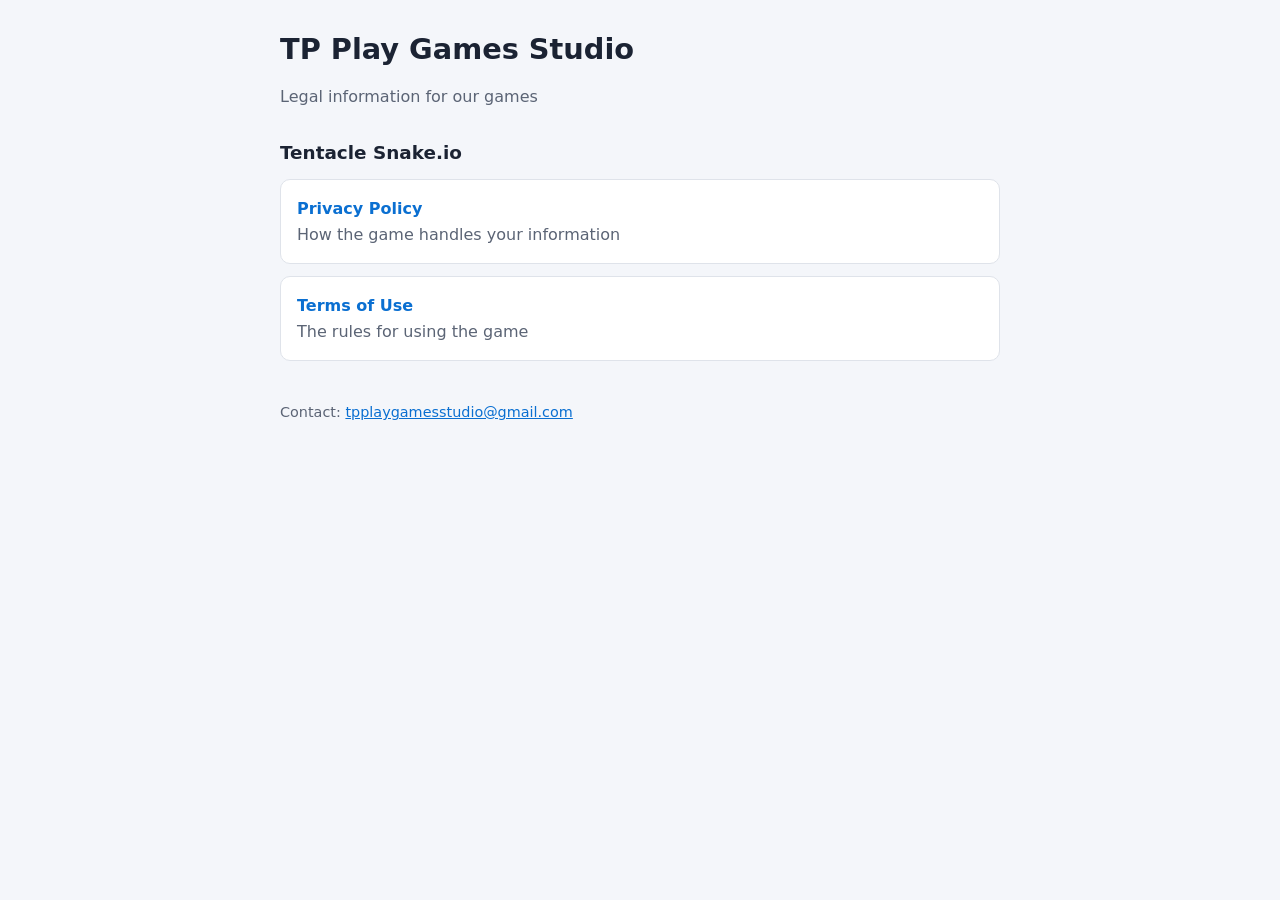
<file: index.html>
<!DOCTYPE html>
<html lang="en">
<head>
<meta charset="utf-8">
<meta name="viewport" content="width=device-width,initial-scale=1">
<title>TP Play Games Studio – Legal</title>
<link rel="stylesheet" href="style.css">
</head>
<body>
<main>
  <h1>TP Play Games Studio</h1>
  <p class="muted">Legal information for our games</p>

  <h2>Tentacle Snake.io</h2>
  <a class="card" href="privacy-policy.html"><strong>Privacy Policy</strong><br><span class="muted">How the game handles your information</span></a>
  <a class="card" href="terms.html"><strong>Terms of Use</strong><br><span class="muted">The rules for using the game</span></a>

  <footer>Contact: <a href="mailto:tpplaygamesstudio@gmail.com">tpplaygamesstudio@gmail.com</a></footer>
</main>
</body>
</html>
</file>
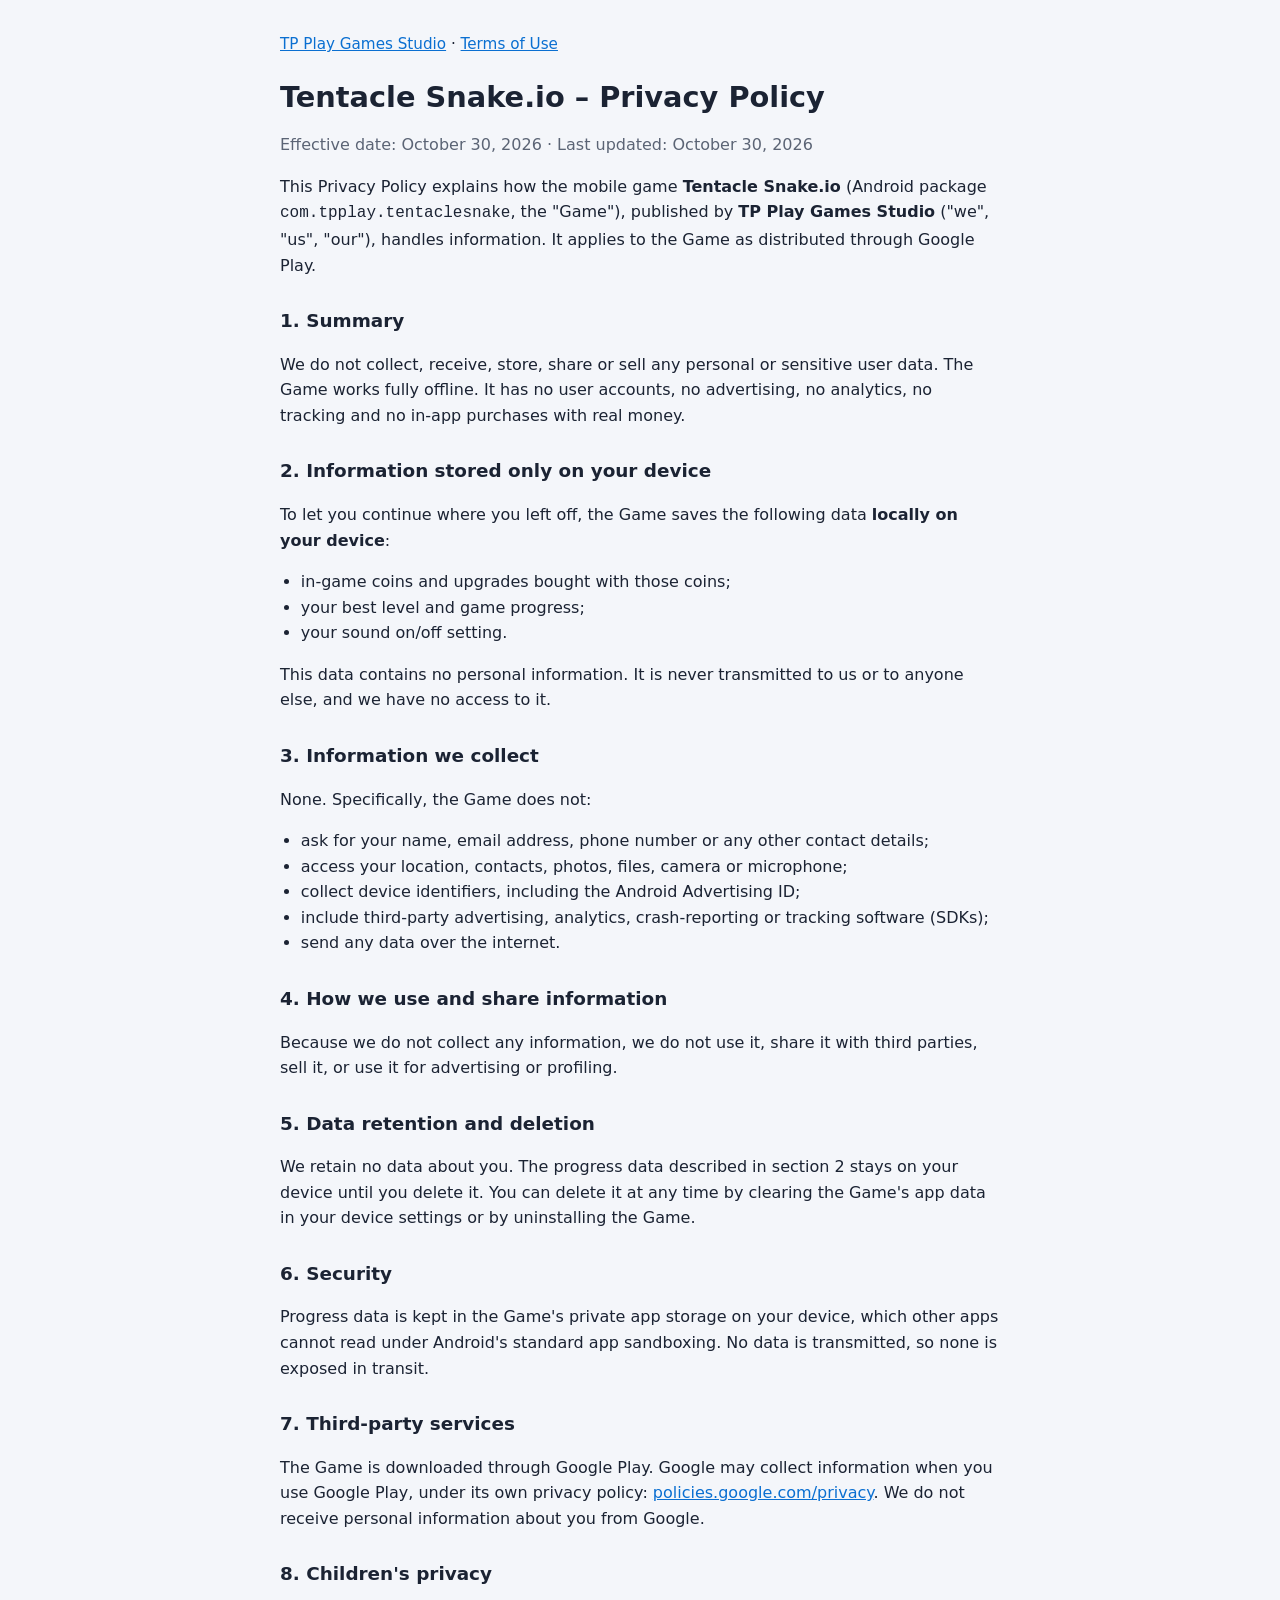
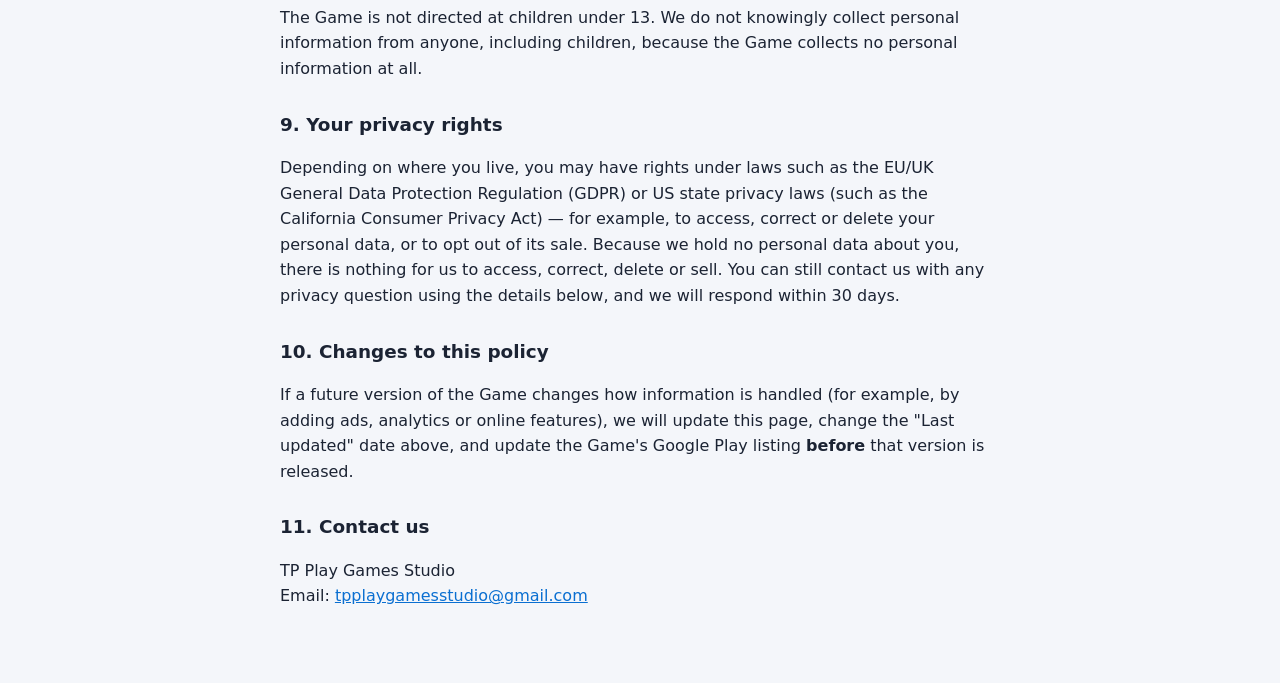
<file: privacy-policy.html>
<!DOCTYPE html>
<html lang="en">
<head>
<meta charset="utf-8">
<meta name="viewport" content="width=device-width,initial-scale=1">
<title>Tentacle Snake.io – Privacy Policy</title>
<link rel="stylesheet" href="style.css">
</head>
<body>
<main>
  <nav><a href="index.html">TP Play Games Studio</a> · <a href="terms.html">Terms of Use</a></nav>
  <h1>Tentacle Snake.io – Privacy Policy</h1>
  <p class="muted">Effective date: October 30, 2026 · Last updated: October 30, 2026</p>

  <p>This Privacy Policy explains how the mobile game <strong>Tentacle Snake.io</strong> (Android package <code>com.tpplay.tentaclesnake</code>, the "Game"), published by <strong>TP Play Games Studio</strong> ("we", "us", "our"), handles information. It applies to the Game as distributed through Google Play.</p>

  <h2>1. Summary</h2>
  <p>We do not collect, receive, store, share or sell any personal or sensitive user data. The Game works fully offline. It has no user accounts, no advertising, no analytics, no tracking and no in-app purchases with real money.</p>

  <h2>2. Information stored only on your device</h2>
  <p>To let you continue where you left off, the Game saves the following data <strong>locally on your device</strong>:</p>
  <ul>
    <li>in-game coins and upgrades bought with those coins;</li>
    <li>your best level and game progress;</li>
    <li>your sound on/off setting.</li>
  </ul>
  <p>This data contains no personal information. It is never transmitted to us or to anyone else, and we have no access to it.</p>

  <h2>3. Information we collect</h2>
  <p>None. Specifically, the Game does not:</p>
  <ul>
    <li>ask for your name, email address, phone number or any other contact details;</li>
    <li>access your location, contacts, photos, files, camera or microphone;</li>
    <li>collect device identifiers, including the Android Advertising ID;</li>
    <li>include third-party advertising, analytics, crash-reporting or tracking software (SDKs);</li>
    <li>send any data over the internet.</li>
  </ul>

  <h2>4. How we use and share information</h2>
  <p>Because we do not collect any information, we do not use it, share it with third parties, sell it, or use it for advertising or profiling.</p>

  <h2>5. Data retention and deletion</h2>
  <p>We retain no data about you. The progress data described in section 2 stays on your device until you delete it. You can delete it at any time by clearing the Game's app data in your device settings or by uninstalling the Game.</p>

  <h2>6. Security</h2>
  <p>Progress data is kept in the Game's private app storage on your device, which other apps cannot read under Android's standard app sandboxing. No data is transmitted, so none is exposed in transit.</p>

  <h2>7. Third-party services</h2>
  <p>The Game is downloaded through Google Play. Google may collect information when you use Google Play, under its own privacy policy: <a href="https://policies.google.com/privacy">policies.google.com/privacy</a>. We do not receive personal information about you from Google.</p>

  <h2>8. Children's privacy</h2>
  <p>The Game is not directed at children under 13. We do not knowingly collect personal information from anyone, including children, because the Game collects no personal information at all.</p>

  <h2>9. Your privacy rights</h2>
  <p>Depending on where you live, you may have rights under laws such as the EU/UK General Data Protection Regulation (GDPR) or US state privacy laws (such as the California Consumer Privacy Act) — for example, to access, correct or delete your personal data, or to opt out of its sale. Because we hold no personal data about you, there is nothing for us to access, correct, delete or sell. You can still contact us with any privacy question using the details below, and we will respond within 30 days.</p>

  <h2>10. Changes to this policy</h2>
  <p>If a future version of the Game changes how information is handled (for example, by adding ads, analytics or online features), we will update this page, change the "Last updated" date above, and update the Game's Google Play listing <strong>before</strong> that version is released.</p>

  <h2>11. Contact us</h2>
  <p>TP Play Games Studio<br>Email: <a href="mailto:tpplaygamesstudio@gmail.com">tpplaygamesstudio@gmail.com</a></p>
</main>
</body>
</html>
</file>
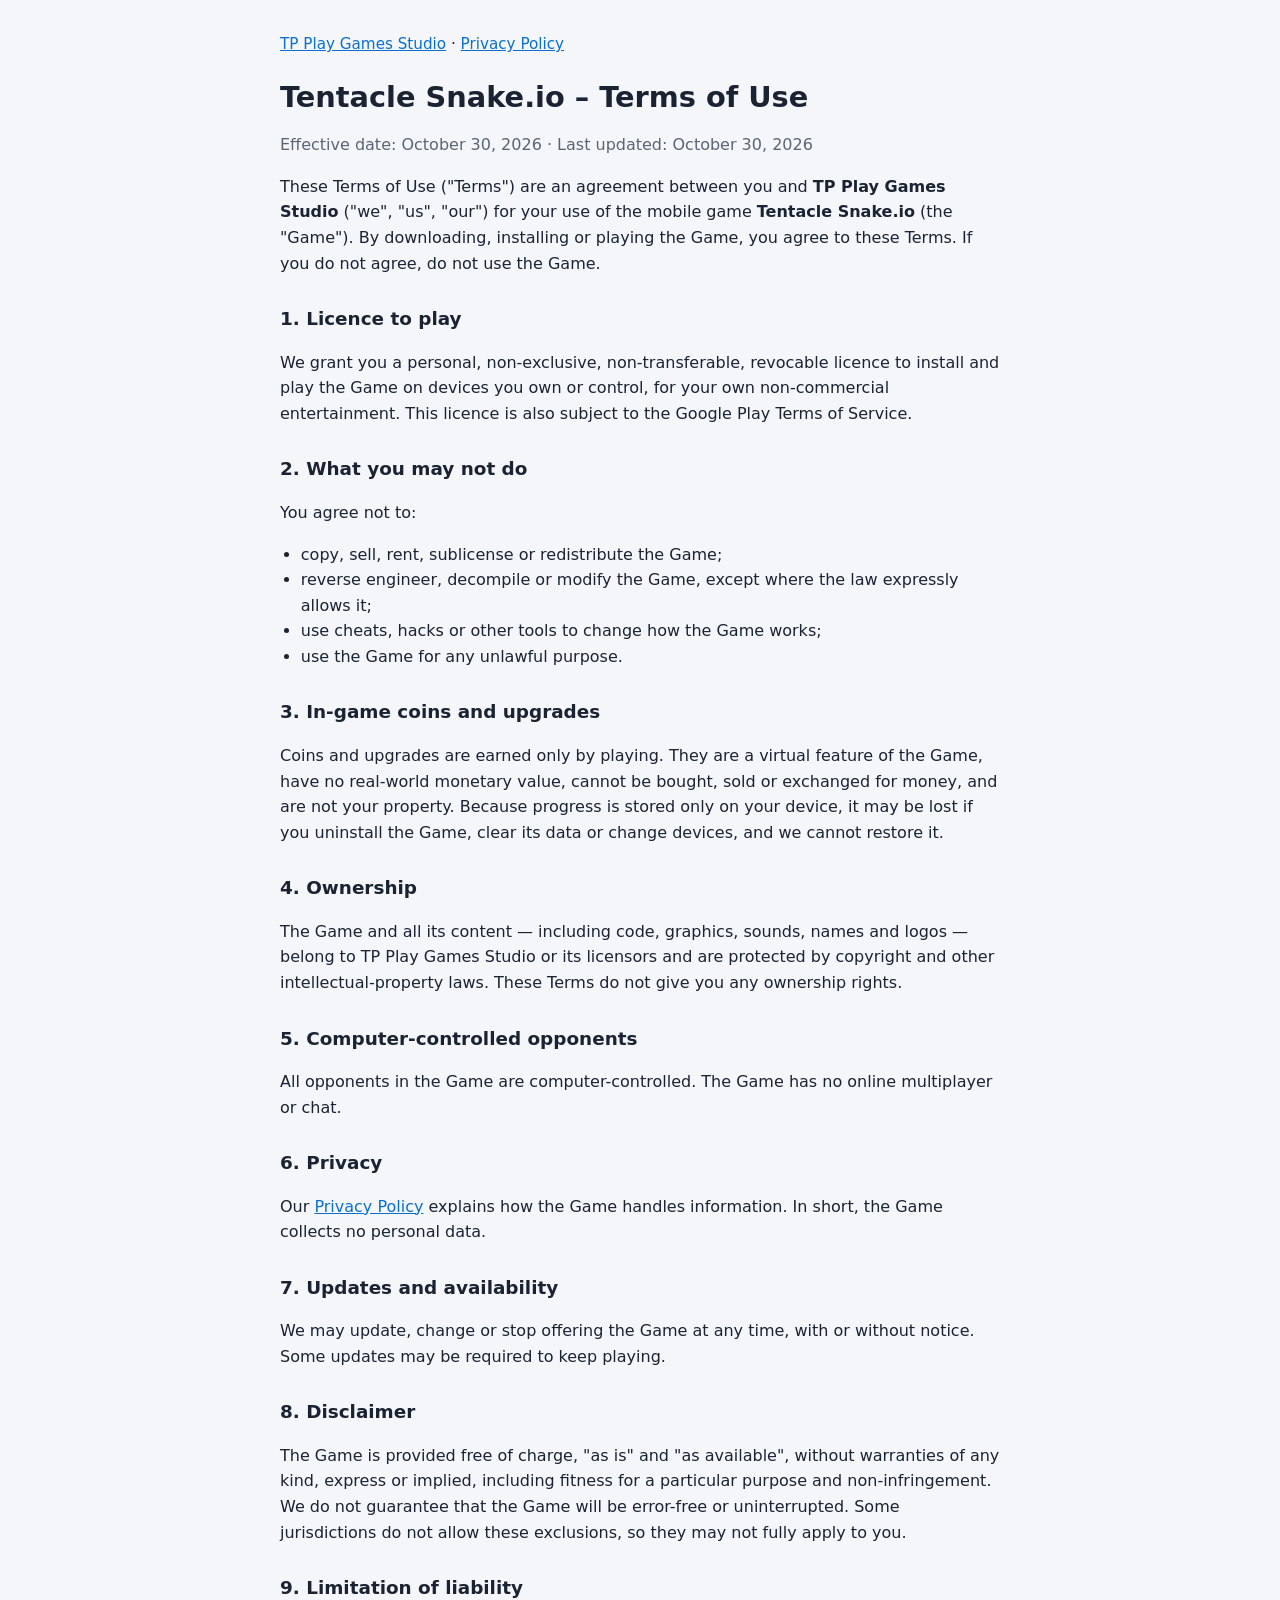
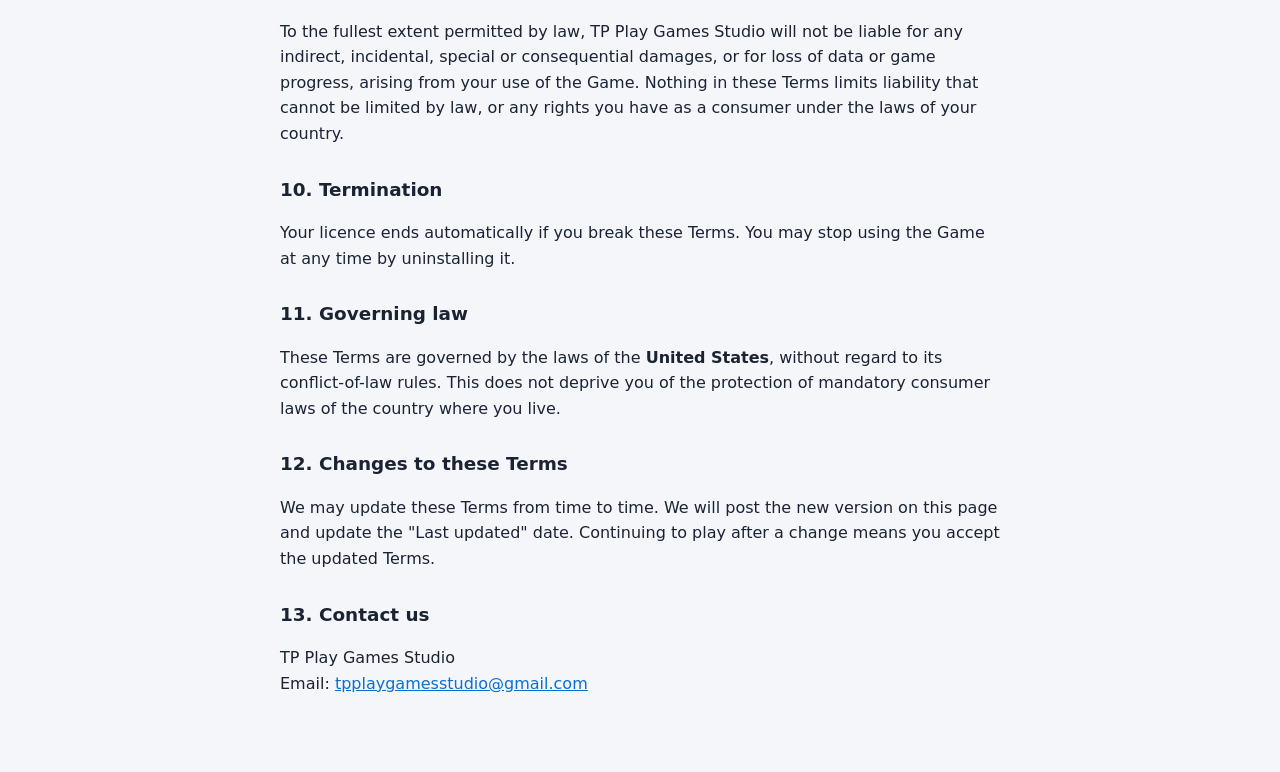
<file: terms.html>
<!DOCTYPE html>
<html lang="en">
<head>
<meta charset="utf-8">
<meta name="viewport" content="width=device-width,initial-scale=1">
<title>Tentacle Snake.io – Terms of Use</title>
<link rel="stylesheet" href="style.css">
</head>
<body>
<main>
  <nav><a href="index.html">TP Play Games Studio</a> · <a href="privacy-policy.html">Privacy Policy</a></nav>
  <h1>Tentacle Snake.io – Terms of Use</h1>
  <p class="muted">Effective date: October 30, 2026 · Last updated: October 30, 2026</p>

  <p>These Terms of Use ("Terms") are an agreement between you and <strong>TP Play Games Studio</strong> ("we", "us", "our") for your use of the mobile game <strong>Tentacle Snake.io</strong> (the "Game"). By downloading, installing or playing the Game, you agree to these Terms. If you do not agree, do not use the Game.</p>

  <h2>1. Licence to play</h2>
  <p>We grant you a personal, non-exclusive, non-transferable, revocable licence to install and play the Game on devices you own or control, for your own non-commercial entertainment. This licence is also subject to the Google Play Terms of Service.</p>

  <h2>2. What you may not do</h2>
  <p>You agree not to:</p>
  <ul>
    <li>copy, sell, rent, sublicense or redistribute the Game;</li>
    <li>reverse engineer, decompile or modify the Game, except where the law expressly allows it;</li>
    <li>use cheats, hacks or other tools to change how the Game works;</li>
    <li>use the Game for any unlawful purpose.</li>
  </ul>

  <h2>3. In-game coins and upgrades</h2>
  <p>Coins and upgrades are earned only by playing. They are a virtual feature of the Game, have no real-world monetary value, cannot be bought, sold or exchanged for money, and are not your property. Because progress is stored only on your device, it may be lost if you uninstall the Game, clear its data or change devices, and we cannot restore it.</p>

  <h2>4. Ownership</h2>
  <p>The Game and all its content — including code, graphics, sounds, names and logos — belong to TP Play Games Studio or its licensors and are protected by copyright and other intellectual-property laws. These Terms do not give you any ownership rights.</p>

  <h2>5. Computer-controlled opponents</h2>
  <p>All opponents in the Game are computer-controlled. The Game has no online multiplayer or chat.</p>

  <h2>6. Privacy</h2>
  <p>Our <a href="privacy-policy.html">Privacy Policy</a> explains how the Game handles information. In short, the Game collects no personal data.</p>

  <h2>7. Updates and availability</h2>
  <p>We may update, change or stop offering the Game at any time, with or without notice. Some updates may be required to keep playing.</p>

  <h2>8. Disclaimer</h2>
  <p>The Game is provided free of charge, "as is" and "as available", without warranties of any kind, express or implied, including fitness for a particular purpose and non-infringement. We do not guarantee that the Game will be error-free or uninterrupted. Some jurisdictions do not allow these exclusions, so they may not fully apply to you.</p>

  <h2>9. Limitation of liability</h2>
  <p>To the fullest extent permitted by law, TP Play Games Studio will not be liable for any indirect, incidental, special or consequential damages, or for loss of data or game progress, arising from your use of the Game. Nothing in these Terms limits liability that cannot be limited by law, or any rights you have as a consumer under the laws of your country.</p>

  <h2>10. Termination</h2>
  <p>Your licence ends automatically if you break these Terms. You may stop using the Game at any time by uninstalling it.</p>

  <h2>11. Governing law</h2>
  <p>These Terms are governed by the laws of the <strong>United States</strong>, without regard to its conflict-of-law rules. This does not deprive you of the protection of mandatory consumer laws of the country where you live.</p>

  <h2>12. Changes to these Terms</h2>
  <p>We may update these Terms from time to time. We will post the new version on this page and update the "Last updated" date. Continuing to play after a change means you accept the updated Terms.</p>

  <h2>13. Contact us</h2>
  <p>TP Play Games Studio<br>Email: <a href="mailto:tpplaygamesstudio@gmail.com">tpplaygamesstudio@gmail.com</a></p>
</main>
</body>
</html>
</file>
<file: style.css>
:root{--bg:#f4f6fa;--fg:#1b2333;--muted:#5b6475;--link:#0a6fd1;--card:#fff;--line:#dfe3ea}
@media (prefers-color-scheme:dark){:root{--bg:#0d1118;--fg:#e6e9ef;--muted:#9aa3b2;--link:#5aa9ff;--card:#151b25;--line:#263041}}
body{margin:0;background:var(--bg);color:var(--fg);font:16px/1.6 system-ui,-apple-system,"Segoe UI",Roboto,Arial,sans-serif}
main{max-width:720px;margin:0 auto;padding:32px 16px 60px}
h1{font-size:1.8em;margin:0 0 4px;line-height:1.25}
h2{font-size:1.15em;margin:28px 0 6px}
.muted{color:var(--muted)}
a{color:var(--link)}
nav{font-size:.95em;margin-bottom:24px}
ul{padding-left:1.3em}
.card{display:block;background:var(--card);border:1px solid var(--line);border-radius:10px;padding:16px;margin:12px 0;text-decoration:none;color:var(--fg)}
.card strong{color:var(--link)}
footer{margin-top:40px;font-size:.9em;color:var(--muted)}
</file>
